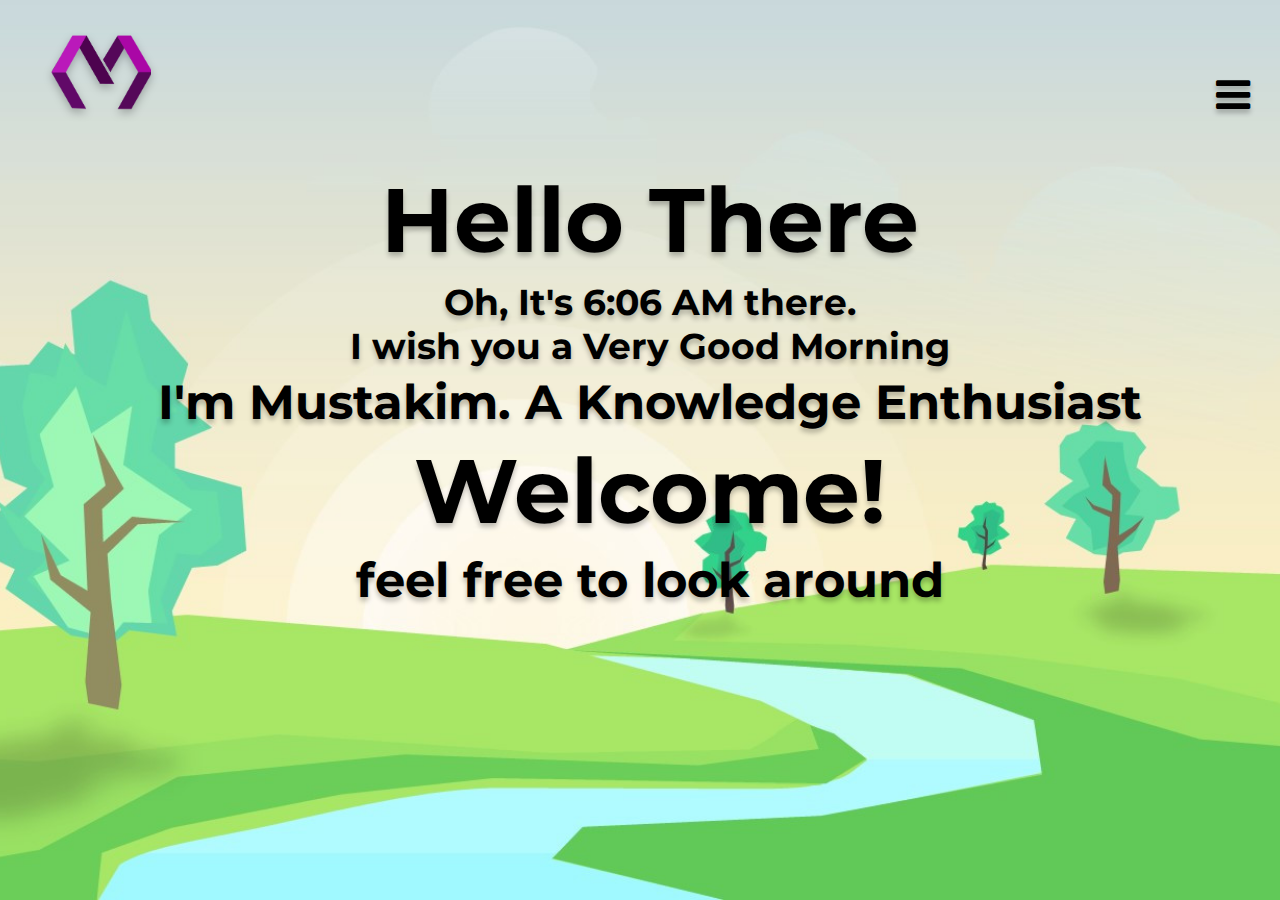
<file: index.html>
<!DOCTYPE html>
<html>

<head>
    <meta charset="utf-8">
    <meta name="viewport" content="width=device-width, initial-scale=1.0">
    <title>Main Page</title>
    <link rel="preconnect" href="https://fonts.googleapis.com">
    <link rel="preconnect" href="https://fonts.gstatic.com" crossorigin>
    <link href="https://fonts.googleapis.com/css2?family=Montserrat:wght@500&display=swap" rel="stylesheet">
    <link rel="stylesheet" type="text/css" href="css/idxStyle.css">
    <link rel="stylesheet" href="https://cdnjs.cloudflare.com/ajax/libs/font-awesome/4.7.0/css/font-awesome.min.css">
    <link href="https://fonts.googleapis.com/icon?family=Material+Icons" rel="stylesheet">

</head>

<body id='body'>
    <div class="content" id="content">
        <a href="index.html">
            <div class="logoL-container2" id="logoL-container2"></div>
            <div class="logo-container" id="logo-container"></div>
        </a>

        <div class="menus-btn-container" id="menus-btn-container">
            <i class="menus-btn fa fa-reorder " id="menus-btn"></i>
        </div>

        <div class="welcome-msg" id="welcome-msg">
            <h1>Hello There</h1>

            <h3 id="time-msg"></h3>
            <h2>I'm Mustakim. A Knowledge Enthusiast<br></h2>
            <h1>Welcome!</h1>
            <h2>feel free to look around</h2>
        </div>

    </div>

    <div class="navigasi" id="navigasi">
        <div class="close-menu-btn" id="close-menu-btn">
            <i class="close-btn material-icons" id="close-btn">close</i>
        </div>

        <div class="menu-container" id="menu-container">

            <li><a href="index.html">Home</a></li>
            <li><a href="profile.html">My Name is Mustakim</a></li>
            <li><a href="album.html">it was Not Just Photos</a></li>
            <li><a href="experience.html">What I did</a></li>

        </div>
    </div>


</body>
<script src="js/idx.js"></script>

</html>
</file>
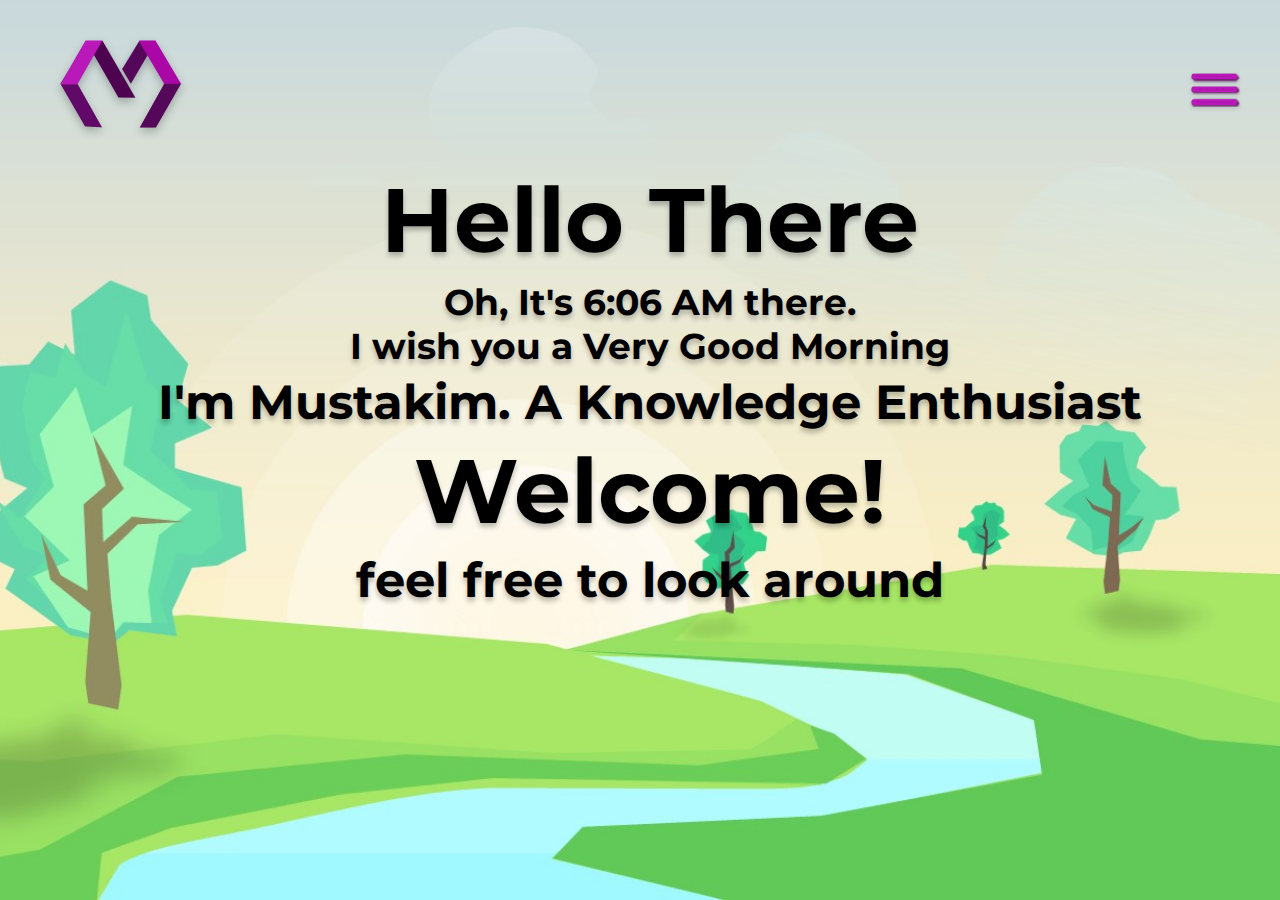
<file: MyPortfolio/index.html>
<!DOCTYPE html>
<html>

<head>
    <meta charset="utf-8">
    <title>Main Page</title>
    <link rel="preconnect" href="https://fonts.googleapis.com">
    <link rel="preconnect" href="https://fonts.gstatic.com" crossorigin>
    <link href="https://fonts.googleapis.com/css2?family=Montserrat:wght@500&display=swap" rel="stylesheet">
    <link rel="stylesheet" type="text/css" href="css/style.css">

</head>

<body id='body'>
    <div class="content" id="content">
        <div class="logo-container" id="logo">
            <a href="index.html">
                <img src="images/logo.png" alt="logo">
            </a>
        </div>

        <div class="menus-btn" id="menus-btn">
            <img src="images/more_icon.png">
        </div>

        <div class="welcome-msg" id="welcome-msg">
            <h1>Hello There</h1>

            <h3 id="time-msg"></h3>
            <h2>I'm Mustakim. A Knowledge Enthusiast<br></h2>
            <h1>Welcome!</h1>
            <h2>feel free to look around</h2>
        </div>


    </div>

    <div class="navigasi" id="navigasi">
        <div class="close-menu-btn" id="close-menu-btn">
            <img src="images/cancel.png">
        </div>

        <div class="menu" id="menu">
            <ul>
                <li><a href="index.html">Home</a></li>
                <li><a href="profile.html">My Name is Mustakim</a></li>
                <li><a href="album.html">it was Not Just Photos</a></li>
                <li><a href="experience.html">What I did</a></li>
            </ul>
        </div>
    </div>



    <script src="js/main.js">
    </script>
</body>

</html>
</file>
<file: css/idxStyle.css>
img {
    max-width: 100%;
    height: auto;
}

body {
    overflow-x: hidden;
    font-family: 'Montserrat', sans-serif;
}

@media screen and (max-width: 650px) {
    .logo-container {
        background-image: url("../images/small_logo.png");
        background-size: cover;
        width: 47px;
        height: 35px;
        position: absolute;
        left: 5%;
        top: 30px;
        bottom: 90%;
        z-index: 1000;
        filter: drop-shadow(0px 2px 2px rgba(0, 0, 0, 0.25));
    }
    .logoL-container2 {
        background-image: url("../images/small_logoL.png");
        background-size: cover;
        width: 47px;
        height: 35px;
        position: fixed;
        left: 5%;
        top: 30px;
        bottom: 90%;
        z-index: 1000;
        visibility: hidden;
    }
    .welcome-msg {
        position: absolute;
        width: 80%;
        /* height: 80%; */
        top: 15%;
        bottom: 15%;
        left: 10%;
        right: 10%;
        text-align: center;
    }
    .welcome-msg h1 {
        font-size: 32px;
        margin-top: 3px;
        margin-bottom: 0px;
        font-weight: bold;
    }
    .welcome-msg h2 {
        font-size: 20px;
        margin-top: 0px;
        margin-bottom: 3px;
    }
    .welcome-msg h3 {
        font-size: 16px;
        margin-top: 2px;
        margin-bottom: 0px;
    }
    .menus-btn-container {
        width: 35px;
        height: 35px;
        position: absolute;
        right: 2%;
        top: 35px;
        bottom: 90%;
    }
    .menus-btn-container img {
        filter: drop-shadow(0px 2px 2px rgba(0, 0, 0, 0.15));
    }
    .navigasi {
        position: fixed;
        margin: 0px 0px;
        width: 100%;
        height: 100%;
        bottom: 0px;
        left: 0px;
        right: 0px;
        background-color: rgba(0, 0, 0, 0.55);
        visibility: hidden;
        z-index: 500;
    }
    .close-menu-btn {
        width: 35px;
        height: 35px;
        position: absolute;
        right: 2%;
        top: 35px;
        bottom: 90%;
    }
    .close-menu-btn img {
        filter: drop-shadow(0px 2px 2px rgba(0, 0, 0, 0.15));
    }
    .menu-container {
        position: absolute;
        margin-top: 30px;
        width: 90%;
        height: 70%;
        left: 5%;
        right: 5%;
        top: 15%;
        bottom: 15%;
    }
    .menu-container li {
        text-align: center;
        list-style: none;
        margin-top: 10px;
    }
    .menu-container li a {
        font-size: 26px;
        color: #ffffff;
        text-decoration: none;
    }
}

@media screen and (min-width: 651px) and (max-width: 900px) {
    .logo-container {
        background-image: url("../images/medium_logo.png");
        background-size: cover;
        width: 50px;
        height: 38px;
        position: absolute;
        left: 4%;
        top: 30px;
        bottom: 90%;
        z-index: 1000;
        filter: drop-shadow(0px 2px 2px rgba(0, 0, 0, 0.25));
    }
    .logoL-container2 {
        background-image: url("../images/medium_logoL.png");
        background-size: cover;
        width: 50px;
        height: 38px;
        position: fixed;
        left: 4%;
        top: 30px;
        bottom: 90%;
        z-index: 1000;
        visibility: hidden;
    }
    .welcome-msg {
        position: absolute;
        width: 80%;
        height: 70%;
        top: 15%;
        bottom: 15%;
        left: 10%;
        right: 10%;
        text-align: center;
    }
    .welcome-msg h1 {
        font-size: 48px;
        margin-top: 7px;
        margin-bottom: 0px;
        font-weight: bold;
    }
    .welcome-msg h2 {
        font-size: 32px;
        margin-top: 5px;
        margin-bottom: 0px;
    }
    .welcome-msg h3 {
        font-size: 24px;
        margin-top: 5px;
        margin-bottom: 0px;
    }
    .menus-btn-container {
        width: 40px;
        height: 35px;
        position: absolute;
        right: 10%;
        left: 90%;
        top: 35px;
        bottom: 90%;
    }
    .menus-btn-container img {
        filter: drop-shadow(0px 2px 2px rgba(0, 0, 0, 0.15));
    }
    .navigasi {
        position: absolute;
        margin: 0px 0px;
        height: 100%;
        width: 100%;
        left: 0px;
        right: 0px;
        bottom: 0px;
        background-color: rgba(0, 0, 0, 0.55);
        visibility: hidden;
        z-index: 500;
    }
    .close-menu-btn {
        width: 40px;
        height: 40px;
        position: absolute;
        right: 5px;
        /* left: 95%; */
        top: 35px;
        bottom: 90%;
    }
    .close-menu-btn img {
        filter: drop-shadow(0px 2px 2px rgba(0, 0, 0, 0.15));
    }
    .menu-container {
        position: absolute;
        margin-top: 30px;
        width: 90%;
        height: 70%;
        left: 5%;
        right: 5%;
        top: 15%;
        bottom: 15%;
    }
    .menu-container li {
        text-align: center;
        list-style: none;
        margin-top: 25px;
    }
    .menu-container li a {
        font-size: 28px;
        color: #ffffff;
        text-decoration: none;
    }
}

@media screen and (min-width: 901px) {
    .logo-container {
        background-image: url("../images/logo.png");
        background-size: cover;
        width: 100px;
        min-height: 75px;
        position: absolute;
        left: 4%;
        right: 90%;
        top: 35px;
        bottom: 90%;
        z-index: 900;
        filter: drop-shadow(0px 2px 2px rgba(0, 0, 0, 0.25));
    }
    .logo-container {
        filter: drop-shadow(0px 4px 4px rgba(0, 0, 0, 0.25));
        transition-duration: 300ms;
        transition-delay: .1s;
        transition-timing-function: cubic-bezier(0, 0.98, -0.02);
    }
    .logo-container:hover {
        transform: rotate(90deg);
    }
    .logoL-container2 {
        background-image: url("../images/logoL.png");
        background-size: cover;
        width: 100px;
        min-height: 75px;
        position: fixed;
        left: 4%;
        right: 90%;
        top: 35px;
        bottom: 90%;
        z-index: 1000;
        visibility: hidden;
    }
    .welcome-msg {
        position: absolute;
        margin: 30px 10px;
        width: 80%;
        height: 70%;
        top: 15%;
        bottom: 15%;
        left: 10%;
        right: 10%;
        /* text-shadow: 1px 4px 4px rgba(, 1); */
    }
    .welcome-msg h1 {
        font-size: 90px;
        text-align: center;
        margin: 0;
        font-weight: bold;
    }
    .welcome-msg h2 {
        font-size: 48px;
        text-align: center;
        margin: 5px;
        /* text-shadow: 1px 4px 4px rgba(29, 61, 84, 0.5); */
    }
    .welcome-msg h3 {
        font-size: 36px;
        text-align: center;
        margin: 5px;
        /* text-shadow: 1px 4px 4px rgba(29, 61, 84, 0.5); */
    }
    .menus-btn-container {
        position: absolute;
        right: 5%;
        left: 95%;
        top: 70px;
        bottom: 90%;
        font-size: 40px;
    }
    .menus-btn:hover {
        font-size: 41px;
    }
    .navigasi {
        position: absolute;
        margin: 0px 0px;
        width: 100vw;
        left: 0;
        bottom: 0;
        height: 100%;
        background-color: rgba(0, 0, 0, 0.55);
        visibility: hidden;
        z-index: 500;
        transition-delay: .10ms;
        transition-timing-function: cubic-bezier(0, 0.98, -0.02);
    }
    .close-menu-btn {
        position: absolute;
        right: 5%;
        left: 95%;
        top: 70px;
        bottom: 90%;
    }
    .close-menu-btn i {
        font-size: 50px;
    }
    .close-menu-btn i:hover {
        font-size: 51px;
    }
    .menu-container {
        position: absolute;
        margin: 30px 10px;
        width: 80%;
        height: 70%;
        top: 15%;
        bottom: 15%;
        left: 10%;
        right: 10%;
        text-align: center;
    }
    .menu-container li {
        list-style: none;
        margin: 25px;
    }
    .menu-container li a {
        font-size: 48px;
        color: #ffffff;
        text-align: center;
        text-decoration: none;
    }
    .menu-container li a:hover {
        text-shadow: 2px 2px 4px rgba(253, 227, 255, 0.25);
        font-size: 49.5px;
        color: #ffffff;
    }
}
</file>
<file: MyPortfolio/css/style.css>
img {
    max-width: 100%;
    height: auto;
}

.logo-container {
    min-width: 70px;
    position: absolute;
    left: 4.17%;
    right: 85.42%;
    top: 3.91%;
    bottom: 84.38%;
    z-index: 1000;
}

.logo-container img {
    filter: drop-shadow(0px 4px 4px rgba(0, 0, 0, 0.25));
    transition-duration: 300ms;
    transition-delay: .1s;
    transition-timing-function: cubic-bezier(0, 0.98, -0.02);
}

.logo-container img:hover {
    transform: rotate(90deg);
}

.welcome-msg {
    position: absolute;
    margin: 30px 10px;
    width: 80%;
    height: 70%;
    top: 15%;
    bottom: 15%;
    left: 10%;
    right: 10%;
}

.welcome-msg h1 {
    font-size: 90px;
    text-align: center;
    margin: 0;
    font-weight: bold;
}

.welcome-msg h2 {
    font-size: 48px;
    text-align: center;
    margin: 5px;
}

.welcome-msg h3 {
    font-size: 36px;
    text-align: center;
    margin: 5px;
}

body {
    font-family: 'Montserrat', sans-serif;
}


/* For mobile devices */

.menus-btn {
    width: 50px;
    height: 50px;
    position: absolute;
    right: 5%;
    left: 93%;
    top: 70px;
    bottom: 90%;
}

.menus-btn:hover {
    width: 51px;
}

.menus-btn img {
    filter: drop-shadow(0px 2px 2px rgba(0, 0, 0, 0.15));
}

.navigasi {
    position: absolute;
    margin: 0px 0px;
    width: 100vw;
    left: 0;
    bottom: 0;
    height: 100vh;
    background-color: rgba(0, 0, 0, 0.75);
    visibility: hidden;
    z-index: 500;
    transition-delay: .10ms;
    transition-timing-function: cubic-bezier(0, 0.98, -0.02);
}

.close-menu-btn {
    width: 50px;
    height: 50px;
    position: absolute;
    right: 5%;
    left: 93%;
    top: 70px;
    bottom: 90%;
}

.close-menu-btn img {
    filter: drop-shadow(0px 2px 2px rgba(0, 0, 0, 0.15));
}

.close-menu-btn:hover {
    width: 51px;
}

.menu {
    position: absolute;
    margin: 30px 10px;
    width: 80%;
    height: 70%;
    top: 15%;
    bottom: 15%;
    left: 10%;
    right: 10%;
    text-align: center;
}

.menu ul li {
    list-style: none;
    margin: 25px;
}

.menu ul li a {
    font-size: 48px;
    color: #ffffff;
    text-align: center;
    text-decoration: none;
    /*transition-duration: 150ms;
    transition-timing-function: ease;*/
}

.menu ul li a:hover {
    text-shadow: 2px 2px 4px rgba(251, 191, 255, 0.25);
    font-size: 49.5px;
    color: #ffffff;
}
</file>
